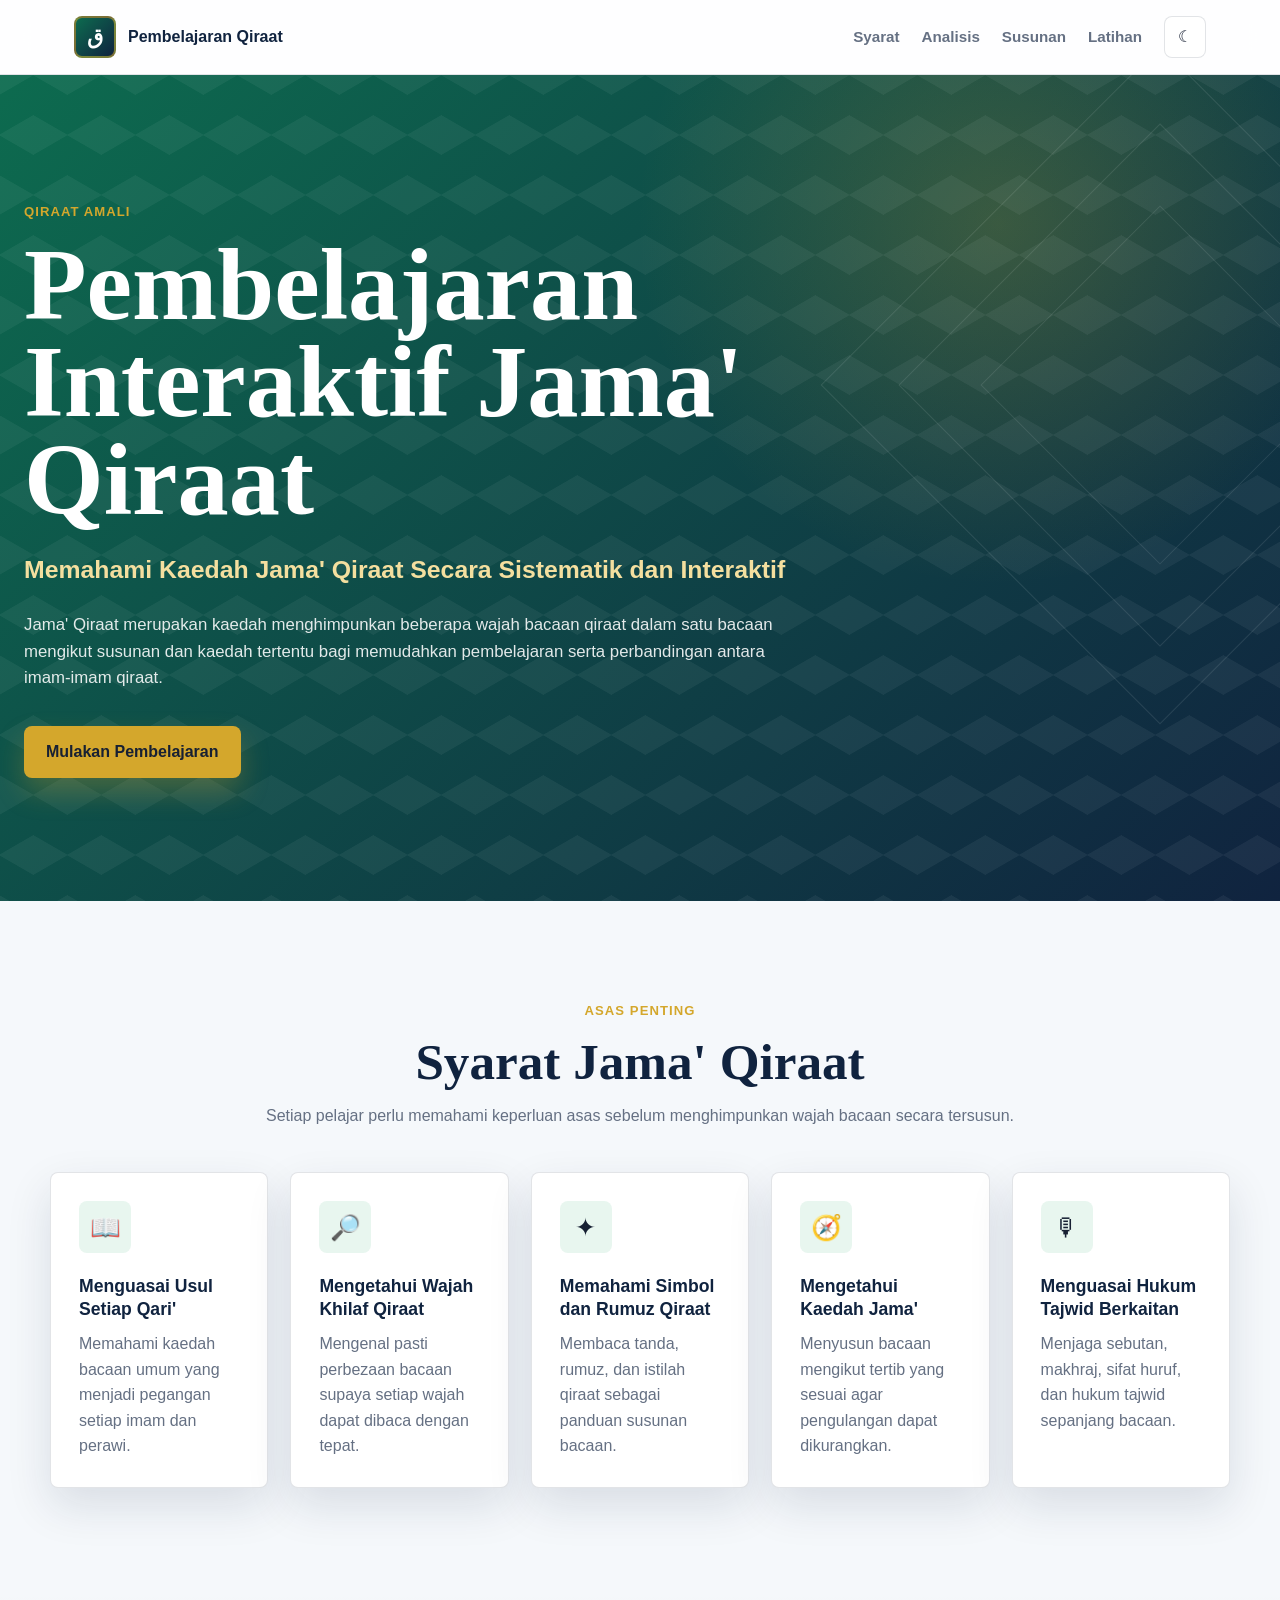
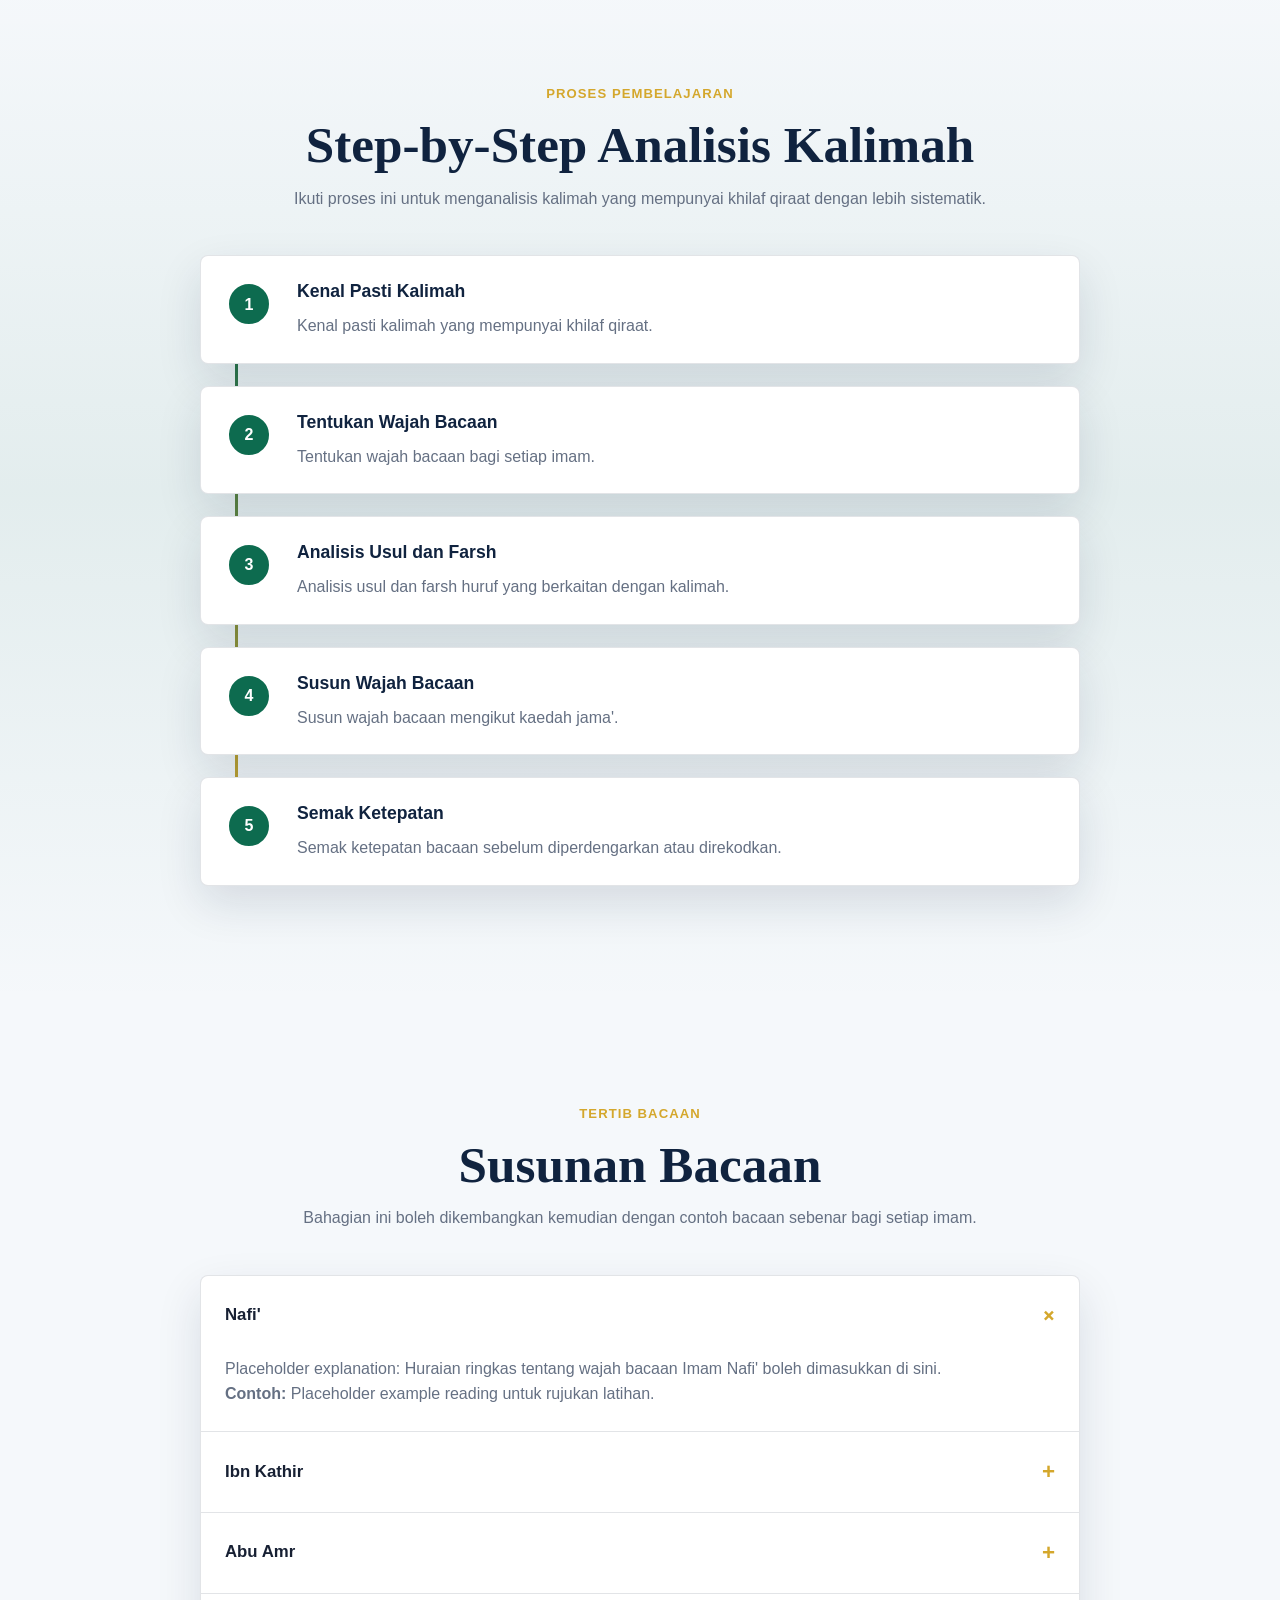
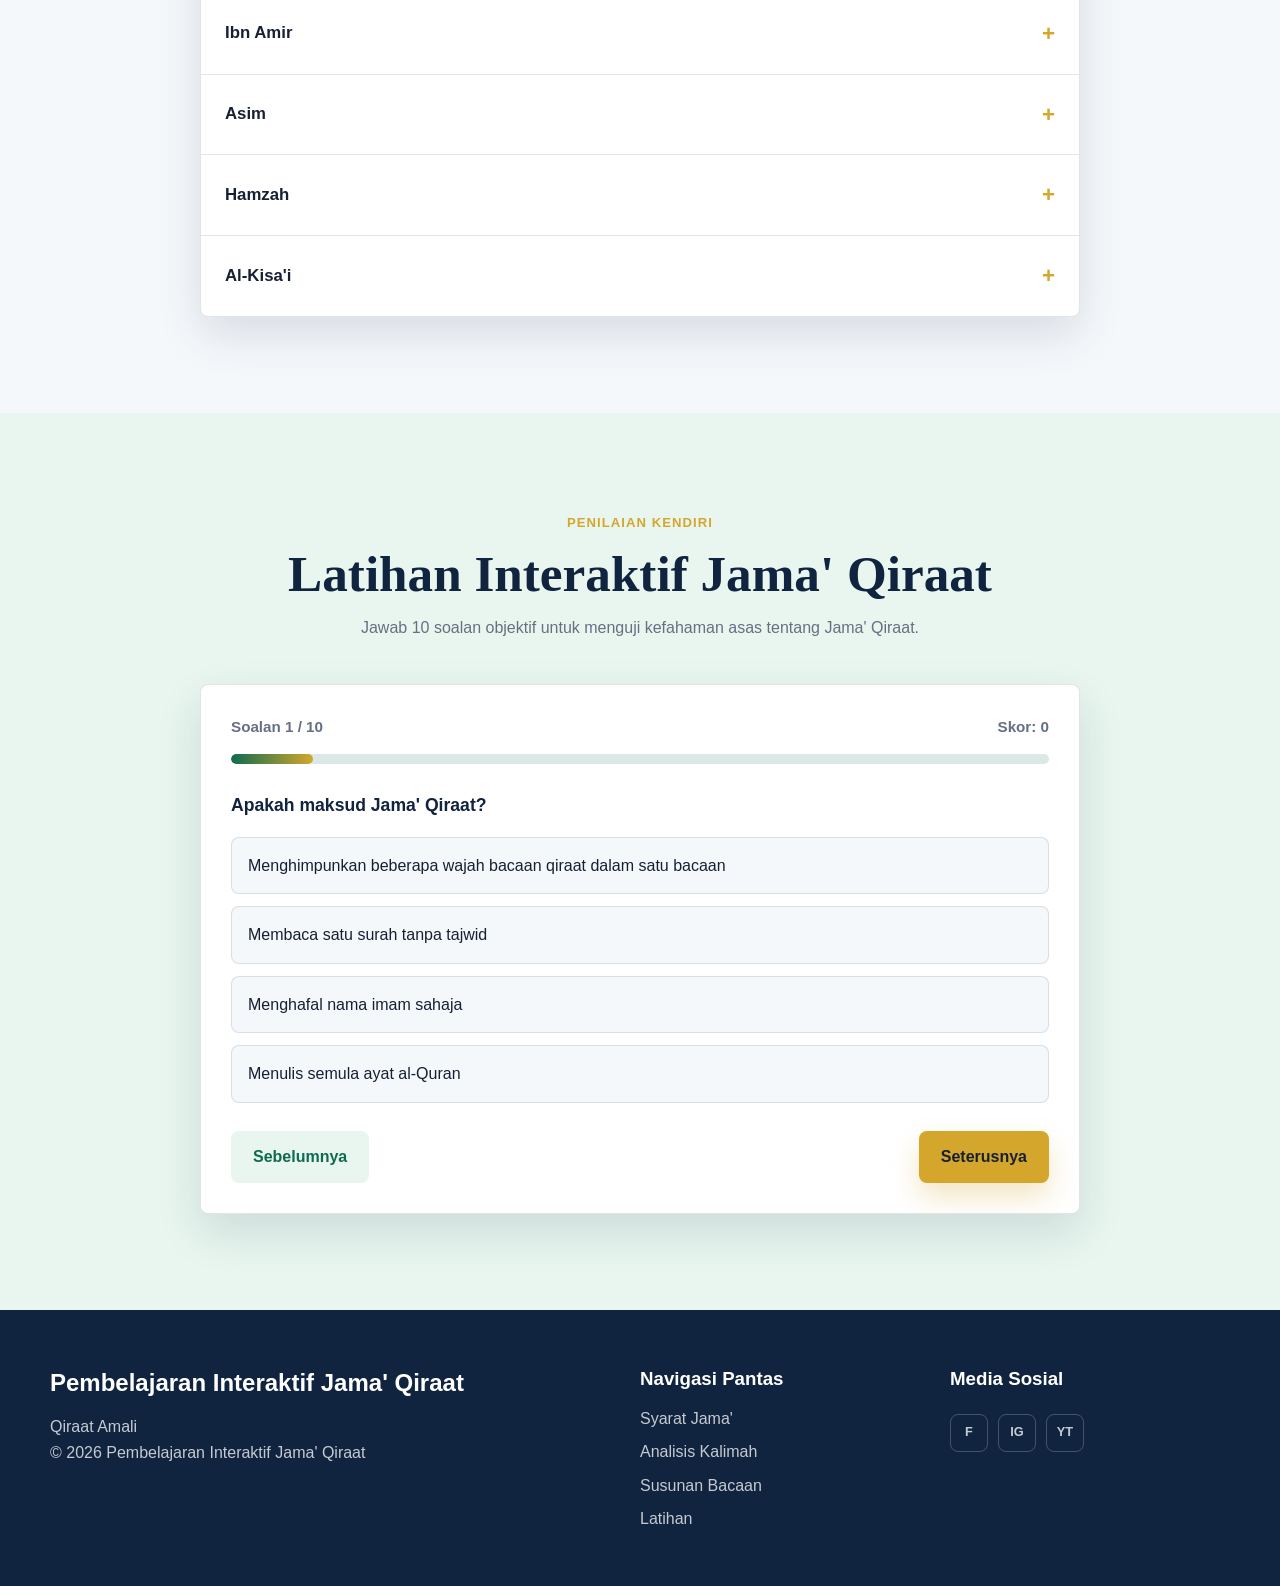
<file: index.html>
<!DOCTYPE html>
<html lang="ms">
<head>
  <meta charset="UTF-8">
  <meta name="viewport" content="width=device-width, initial-scale=1.0">
  <title>Pembelajaran Interaktif Jama' Qiraat</title>
  <link rel="stylesheet" href="style.css">
</head>
<body>
  <header class="site-header" id="top">
    <nav class="navbar" aria-label="Navigasi utama">
      <a href="#hero" class="brand">
        <span class="brand-mark">ق</span>
        <span>Pembelajaran Qiraat</span>
      </a>

      <button class="menu-toggle" type="button" aria-label="Buka menu navigasi" aria-expanded="false">
        <span></span>
        <span></span>
        <span></span>
      </button>

      <div class="nav-menu">
        <a href="#syarat">Syarat</a>
        <a href="#analisis">Analisis</a>
        <a href="#susunan">Susunan</a>
        <a href="#latihan">Latihan</a>
        <button class="theme-toggle" type="button" aria-label="Tukar mod gelap atau cerah">
          <span class="theme-icon">☾</span>
        </button>
      </div>
    </nav>
  </header>

  <main>
    <section class="hero section" id="hero">
      <div class="geo-pattern" aria-hidden="true"></div>
      <div class="hero-content reveal">
        <span class="section-kicker">Qiraat Amali</span>
        <h1>Pembelajaran Interaktif Jama' Qiraat</h1>
        <p class="hero-subtitle">Memahami Kaedah Jama' Qiraat Secara Sistematik dan Interaktif</p>
        <p class="hero-intro">
          Jama' Qiraat merupakan kaedah menghimpunkan beberapa wajah bacaan qiraat dalam satu bacaan
          mengikut susunan dan kaedah tertentu bagi memudahkan pembelajaran serta perbandingan antara
          imam-imam qiraat.
        </p>
        <a class="primary-button" href="#syarat">Mulakan Pembelajaran</a>
      </div>
    </section>

    <section class="section conditions" id="syarat">
      <div class="section-heading reveal">
        <span class="section-kicker">Asas Penting</span>
        <h2>Syarat Jama' Qiraat</h2>
        <p>Setiap pelajar perlu memahami keperluan asas sebelum menghimpunkan wajah bacaan secara tersusun.</p>
      </div>

      <div class="card-grid">
        <article class="condition-card reveal">
          <span class="card-icon">📖</span>
          <h3>Menguasai Usul Setiap Qari'</h3>
          <p>Memahami kaedah bacaan umum yang menjadi pegangan setiap imam dan perawi.</p>
        </article>
        <article class="condition-card reveal">
          <span class="card-icon">🔎</span>
          <h3>Mengetahui Wajah Khilaf Qiraat</h3>
          <p>Mengenal pasti perbezaan bacaan supaya setiap wajah dapat dibaca dengan tepat.</p>
        </article>
        <article class="condition-card reveal">
          <span class="card-icon">✦</span>
          <h3>Memahami Simbol dan Rumuz Qiraat</h3>
          <p>Membaca tanda, rumuz, dan istilah qiraat sebagai panduan susunan bacaan.</p>
        </article>
        <article class="condition-card reveal">
          <span class="card-icon">🧭</span>
          <h3>Mengetahui Kaedah Jama'</h3>
          <p>Menyusun bacaan mengikut tertib yang sesuai agar pengulangan dapat dikurangkan.</p>
        </article>
        <article class="condition-card reveal">
          <span class="card-icon">🎙</span>
          <h3>Menguasai Hukum Tajwid Berkaitan</h3>
          <p>Menjaga sebutan, makhraj, sifat huruf, dan hukum tajwid sepanjang bacaan.</p>
        </article>
      </div>
    </section>

    <section class="section timeline-section" id="analisis">
      <div class="section-heading reveal">
        <span class="section-kicker">Proses Pembelajaran</span>
        <h2>Step-by-Step Analisis Kalimah</h2>
        <p>Ikuti proses ini untuk menganalisis kalimah yang mempunyai khilaf qiraat dengan lebih sistematik.</p>
      </div>

      <div class="timeline">
        <article class="timeline-item reveal">
          <span class="timeline-number">1</span>
          <div>
            <h3>Kenal Pasti Kalimah</h3>
            <p>Kenal pasti kalimah yang mempunyai khilaf qiraat.</p>
          </div>
        </article>
        <article class="timeline-item reveal">
          <span class="timeline-number">2</span>
          <div>
            <h3>Tentukan Wajah Bacaan</h3>
            <p>Tentukan wajah bacaan bagi setiap imam.</p>
          </div>
        </article>
        <article class="timeline-item reveal">
          <span class="timeline-number">3</span>
          <div>
            <h3>Analisis Usul dan Farsh</h3>
            <p>Analisis usul dan farsh huruf yang berkaitan dengan kalimah.</p>
          </div>
        </article>
        <article class="timeline-item reveal">
          <span class="timeline-number">4</span>
          <div>
            <h3>Susun Wajah Bacaan</h3>
            <p>Susun wajah bacaan mengikut kaedah jama'.</p>
          </div>
        </article>
        <article class="timeline-item reveal">
          <span class="timeline-number">5</span>
          <div>
            <h3>Semak Ketepatan</h3>
            <p>Semak ketepatan bacaan sebelum diperdengarkan atau direkodkan.</p>
          </div>
        </article>
      </div>
    </section>

    <section class="section accordion-section" id="susunan">
      <div class="section-heading reveal">
        <span class="section-kicker">Tertib Bacaan</span>
        <h2>Susunan Bacaan</h2>
        <p>Bahagian ini boleh dikembangkan kemudian dengan contoh bacaan sebenar bagi setiap imam.</p>
      </div>

      <div class="accordion reveal" aria-label="Senarai imam qiraat">
        <div class="accordion-item active">
          <button type="button" class="accordion-trigger">Nafi'<span>+</span></button>
          <div class="accordion-panel">
            <p>Placeholder explanation: Huraian ringkas tentang wajah bacaan Imam Nafi' boleh dimasukkan di sini.</p>
            <p><strong>Contoh:</strong> Placeholder example reading untuk rujukan latihan.</p>
          </div>
        </div>
        <div class="accordion-item">
          <button type="button" class="accordion-trigger">Ibn Kathir<span>+</span></button>
          <div class="accordion-panel">
            <p>Placeholder explanation: Huraian ringkas tentang wajah bacaan Imam Ibn Kathir boleh dimasukkan di sini.</p>
            <p><strong>Contoh:</strong> Placeholder example reading untuk rujukan latihan.</p>
          </div>
        </div>
        <div class="accordion-item">
          <button type="button" class="accordion-trigger">Abu Amr<span>+</span></button>
          <div class="accordion-panel">
            <p>Placeholder explanation: Huraian ringkas tentang wajah bacaan Imam Abu Amr boleh dimasukkan di sini.</p>
            <p><strong>Contoh:</strong> Placeholder example reading untuk rujukan latihan.</p>
          </div>
        </div>
        <div class="accordion-item">
          <button type="button" class="accordion-trigger">Ibn Amir<span>+</span></button>
          <div class="accordion-panel">
            <p>Placeholder explanation: Huraian ringkas tentang wajah bacaan Imam Ibn Amir boleh dimasukkan di sini.</p>
            <p><strong>Contoh:</strong> Placeholder example reading untuk rujukan latihan.</p>
          </div>
        </div>
        <div class="accordion-item">
          <button type="button" class="accordion-trigger">Asim<span>+</span></button>
          <div class="accordion-panel">
            <p>Placeholder explanation: Huraian ringkas tentang wajah bacaan Imam Asim boleh dimasukkan di sini.</p>
            <p><strong>Contoh:</strong> Placeholder example reading untuk rujukan latihan.</p>
          </div>
        </div>
        <div class="accordion-item">
          <button type="button" class="accordion-trigger">Hamzah<span>+</span></button>
          <div class="accordion-panel">
            <p>Placeholder explanation: Huraian ringkas tentang wajah bacaan Imam Hamzah boleh dimasukkan di sini.</p>
            <p><strong>Contoh:</strong> Placeholder example reading untuk rujukan latihan.</p>
          </div>
        </div>
        <div class="accordion-item">
          <button type="button" class="accordion-trigger">Al-Kisa'i<span>+</span></button>
          <div class="accordion-panel">
            <p>Placeholder explanation: Huraian ringkas tentang wajah bacaan Imam Al-Kisa'i boleh dimasukkan di sini.</p>
            <p><strong>Contoh:</strong> Placeholder example reading untuk rujukan latihan.</p>
          </div>
        </div>
      </div>
    </section>

    <section class="section quiz-section" id="latihan">
      <div class="section-heading reveal">
        <span class="section-kicker">Penilaian Kendiri</span>
        <h2>Latihan Interaktif Jama' Qiraat</h2>
        <p>Jawab 10 soalan objektif untuk menguji kefahaman asas tentang Jama' Qiraat.</p>
      </div>

      <div class="quiz-card reveal">
        <div class="quiz-topline">
          <span id="questionCounter">Soalan 1 / 10</span>
          <span id="currentScore">Skor: 0</span>
        </div>
        <div class="progress-track" aria-hidden="true">
          <div class="progress-bar" id="progressBar"></div>
        </div>

        <div id="quizContent">
          <h3 id="questionText"></h3>
          <div class="answers" id="answers"></div>
        </div>

        <div class="quiz-actions">
          <button class="secondary-button" type="button" id="prevBtn">Sebelumnya</button>
          <button class="primary-button" type="button" id="nextBtn">Seterusnya</button>
        </div>

        <div class="result-screen" id="resultScreen" hidden>
          <span class="result-badge" id="resultBadge"></span>
          <h3 id="resultTitle"></h3>
          <p id="resultFeedback"></p>
          <button class="primary-button" type="button" id="restartBtn">Ulang Latihan</button>
        </div>
      </div>
    </section>
  </main>

  <footer class="site-footer">
    <div class="footer-grid">
      <div>
        <h2>Pembelajaran Interaktif Jama' Qiraat</h2>
        <p>Qiraat Amali</p>
        <p>© 2026 Pembelajaran Interaktif Jama' Qiraat</p>
      </div>
      <div>
        <h3>Navigasi Pantas</h3>
        <a href="#syarat">Syarat Jama'</a>
        <a href="#analisis">Analisis Kalimah</a>
        <a href="#susunan">Susunan Bacaan</a>
        <a href="#latihan">Latihan</a>
      </div>
      <div>
        <h3>Media Sosial</h3>
        <div class="social-links" aria-label="Ikon media sosial placeholder">
          <a href="#top" aria-label="Facebook">f</a>
          <a href="#top" aria-label="Instagram">ig</a>
          <a href="#top" aria-label="YouTube">yt</a>
        </div>
      </div>
    </div>
  </footer>

  <button class="back-to-top" type="button" aria-label="Kembali ke atas">↑</button>

  <script src="script.js"></script>
</body>
</html>
</file>
<file: style.css>
:root {
  --green: #0d6b4f;
  --green-light: #e8f6ef;
  --blue: #10233f;
  --blue-soft: #1c385f;
  --gold: #d4a72c;
  --white: #ffffff;
  --ink: #172033;
  --muted: #657083;
  --surface: #ffffff;
  --surface-soft: #f5f8fb;
  --border: rgba(16, 35, 63, 0.12);
  --shadow: 0 18px 45px rgba(16, 35, 63, 0.12);
}

* {
  box-sizing: border-box;
  margin: 0;
  padding: 0;
}

html {
  scroll-behavior: smooth;
}

body {
  background: var(--surface-soft);
  color: var(--ink);
  font-family: Inter, "Segoe UI", Arial, sans-serif;
  line-height: 1.6;
  transition: background 0.3s ease, color 0.3s ease;
}

body.dark-mode {
  --green-light: #122a2a;
  --ink: #eef5f4;
  --muted: #b8c4ce;
  --surface: #102033;
  --surface-soft: #081522;
  --border: rgba(255, 255, 255, 0.14);
  --shadow: 0 18px 45px rgba(0, 0, 0, 0.32);
}

a {
  color: inherit;
  text-decoration: none;
}

button {
  font: inherit;
}

.site-header {
  backdrop-filter: blur(18px);
  background: rgba(255, 255, 255, 0.86);
  border-bottom: 1px solid var(--border);
  left: 0;
  position: sticky;
  right: 0;
  top: 0;
  z-index: 50;
}

body.dark-mode .site-header {
  background: rgba(8, 21, 34, 0.86);
}

.navbar {
  align-items: center;
  display: flex;
  justify-content: space-between;
  margin: 0 auto;
  max-width: 1180px;
  min-height: 74px;
  padding: 0 24px;
}

.brand {
  align-items: center;
  color: var(--blue);
  display: flex;
  font-weight: 800;
  gap: 12px;
}

body.dark-mode .brand {
  color: var(--white);
}

.brand-mark {
  align-items: center;
  background: linear-gradient(135deg, var(--green), var(--blue));
  border: 2px solid rgba(212, 167, 44, 0.55);
  border-radius: 8px;
  color: var(--white);
  display: inline-flex;
  font-family: "Amiri", serif;
  font-size: 1.3rem;
  height: 42px;
  justify-content: center;
  width: 42px;
}

.nav-menu {
  align-items: center;
  display: flex;
  gap: 22px;
}

.nav-menu a {
  color: var(--muted);
  font-size: 0.95rem;
  font-weight: 700;
  transition: color 0.2s ease;
}

.nav-menu a:hover {
  color: var(--green);
}

.theme-toggle,
.menu-toggle {
  align-items: center;
  background: var(--surface);
  border: 1px solid var(--border);
  border-radius: 8px;
  color: var(--ink);
  cursor: pointer;
  display: inline-flex;
  justify-content: center;
}

.theme-toggle {
  height: 42px;
  width: 42px;
}

.menu-toggle {
  display: none;
  flex-direction: column;
  gap: 5px;
  height: 42px;
  width: 42px;
}

.menu-toggle span {
  background: var(--ink);
  border-radius: 99px;
  display: block;
  height: 2px;
  width: 18px;
}

.section {
  padding: 96px 24px;
}

.hero {
  align-items: center;
  background:
    linear-gradient(30deg, rgba(255, 255, 255, 0.05) 12%, transparent 12.5%, transparent 87%, rgba(255, 255, 255, 0.05) 87.5%, rgba(255, 255, 255, 0.05)),
    linear-gradient(150deg, rgba(255, 255, 255, 0.05) 12%, transparent 12.5%, transparent 87%, rgba(255, 255, 255, 0.05) 87.5%, rgba(255, 255, 255, 0.05)),
    linear-gradient(30deg, rgba(255, 255, 255, 0.05) 12%, transparent 12.5%, transparent 87%, rgba(255, 255, 255, 0.05) 87.5%, rgba(255, 255, 255, 0.05)),
    linear-gradient(150deg, rgba(255, 255, 255, 0.05) 12%, transparent 12.5%, transparent 87%, rgba(255, 255, 255, 0.05) 87.5%, rgba(255, 255, 255, 0.05)),
    radial-gradient(circle at 78% 18%, rgba(212, 167, 44, 0.22), transparent 30%),
    linear-gradient(135deg, #0d6b4f, #10233f);
  background-position: 0 0, 0 0, 34px 60px, 34px 60px, center, center;
  background-size: 68px 120px, 68px 120px, 68px 120px, 68px 120px, cover, cover;
  color: var(--white);
  display: flex;
  min-height: calc(100vh - 74px);
  overflow: hidden;
  position: relative;
}

.geo-pattern {
  border: 1px solid rgba(255, 255, 255, 0.24);
  height: 480px;
  opacity: 0.42;
  position: absolute;
  right: -120px;
  top: 70px;
  transform: rotate(45deg);
  width: 480px;
}

.geo-pattern::before,
.geo-pattern::after {
  border: inherit;
  content: "";
  inset: 54px;
  position: absolute;
}

.geo-pattern::after {
  inset: 112px;
}

.hero-content {
  max-width: 860px;
  position: relative;
  z-index: 1;
}

.section-kicker {
  color: var(--gold);
  display: inline-block;
  font-size: 0.82rem;
  font-weight: 800;
  letter-spacing: 0.08em;
  margin-bottom: 14px;
  text-transform: uppercase;
}

.hero h1 {
  font-family: "Amiri", serif;
  font-size: clamp(3rem, 8vw, 6.6rem);
  line-height: 0.95;
  max-width: 920px;
}

.hero-subtitle {
  color: #f4df9f;
  font-size: clamp(1.1rem, 2.5vw, 1.55rem);
  font-weight: 700;
  margin-top: 22px;
}

.hero-intro {
  color: rgba(255, 255, 255, 0.88);
  font-size: 1.05rem;
  margin: 22px 0 34px;
  max-width: 770px;
}

.primary-button,
.secondary-button {
  align-items: center;
  border: 0;
  border-radius: 8px;
  cursor: pointer;
  display: inline-flex;
  font-weight: 800;
  justify-content: center;
  min-height: 48px;
  padding: 13px 22px;
  transition: transform 0.2s ease, box-shadow 0.2s ease, background 0.2s ease;
}

.primary-button {
  background: var(--gold);
  color: #172033;
  box-shadow: 0 14px 28px rgba(212, 167, 44, 0.28);
}

.secondary-button {
  background: var(--green-light);
  color: var(--green);
}

.primary-button:hover,
.secondary-button:hover {
  transform: translateY(-2px);
}

.section-heading {
  margin: 0 auto 44px;
  max-width: 760px;
  text-align: center;
}

.section-heading h2 {
  color: var(--blue);
  font-family: "Amiri", serif;
  font-size: clamp(2.2rem, 4vw, 3.6rem);
  line-height: 1.05;
}

body.dark-mode .section-heading h2 {
  color: var(--white);
}

.section-heading p {
  color: var(--muted);
  margin-top: 14px;
}

.card-grid {
  display: grid;
  gap: 22px;
  grid-template-columns: repeat(5, minmax(0, 1fr));
  margin: 0 auto;
  max-width: 1180px;
}

.condition-card,
.quiz-card,
.accordion {
  background: var(--surface);
  border: 1px solid var(--border);
  box-shadow: var(--shadow);
}

.condition-card {
  border-radius: 8px;
  min-height: 260px;
  padding: 28px;
  transition: border-color 0.2s ease, transform 0.2s ease;
}

.condition-card:hover {
  border-color: rgba(212, 167, 44, 0.75);
  transform: translateY(-8px);
}

.card-icon {
  align-items: center;
  background: var(--green-light);
  border-radius: 8px;
  display: inline-flex;
  font-size: 1.55rem;
  height: 52px;
  justify-content: center;
  margin-bottom: 22px;
  width: 52px;
}

.condition-card h3,
.timeline-item h3,
.quiz-card h3 {
  color: var(--blue);
  font-size: 1.1rem;
  line-height: 1.3;
  margin-bottom: 10px;
}

body.dark-mode .condition-card h3,
body.dark-mode .timeline-item h3,
body.dark-mode .quiz-card h3 {
  color: var(--white);
}

.condition-card p,
.timeline-item p,
.accordion-panel p,
.result-screen p {
  color: var(--muted);
}

.timeline-section {
  background: linear-gradient(180deg, transparent, rgba(13, 107, 79, 0.08), transparent);
}

.timeline {
  margin: 0 auto;
  max-width: 880px;
  position: relative;
}

.timeline::before {
  background: linear-gradient(var(--green), var(--gold));
  content: "";
  height: calc(100% - 60px);
  left: 35px;
  position: absolute;
  top: 28px;
  width: 3px;
}

.timeline-item {
  align-items: flex-start;
  background: var(--surface);
  border: 1px solid var(--border);
  border-radius: 8px;
  box-shadow: var(--shadow);
  display: flex;
  gap: 24px;
  margin-bottom: 22px;
  padding: 24px;
  position: relative;
}

.timeline-number {
  align-items: center;
  background: var(--green);
  border: 4px solid var(--surface);
  border-radius: 50%;
  color: var(--white);
  display: inline-flex;
  flex: 0 0 auto;
  font-weight: 900;
  height: 48px;
  justify-content: center;
  width: 48px;
  z-index: 2;
}

.accordion,
.quiz-card {
  border-radius: 8px;
  margin: 0 auto;
  max-width: 880px;
  overflow: hidden;
}

.accordion-item + .accordion-item {
  border-top: 1px solid var(--border);
}

.accordion-trigger {
  align-items: center;
  background: transparent;
  border: 0;
  color: var(--ink);
  cursor: pointer;
  display: flex;
  font-size: 1.05rem;
  font-weight: 800;
  justify-content: space-between;
  padding: 22px 24px;
  text-align: left;
  width: 100%;
}

.accordion-trigger span {
  color: var(--gold);
  font-size: 1.4rem;
  transition: transform 0.2s ease;
}

.accordion-panel {
  max-height: 0;
  overflow: hidden;
  padding: 0 24px;
  transition: max-height 0.28s ease, padding 0.28s ease;
}

.accordion-item.active .accordion-panel {
  max-height: 180px;
  padding: 0 24px 24px;
}

.accordion-item.active .accordion-trigger span {
  transform: rotate(45deg);
}

.quiz-section {
  background: var(--green-light);
}

.quiz-card {
  padding: 30px;
}

.quiz-topline {
  color: var(--muted);
  display: flex;
  font-size: 0.95rem;
  font-weight: 800;
  justify-content: space-between;
  margin-bottom: 14px;
}

.progress-track {
  background: rgba(13, 107, 79, 0.15);
  border-radius: 999px;
  height: 10px;
  margin-bottom: 30px;
  overflow: hidden;
}

.progress-bar {
  background: linear-gradient(90deg, var(--green), var(--gold));
  border-radius: inherit;
  height: 100%;
  transition: width 0.25s ease;
  width: 10%;
}

.answers {
  display: grid;
  gap: 12px;
  margin-top: 20px;
}

.answer-option {
  background: var(--surface-soft);
  border: 1px solid var(--border);
  border-radius: 8px;
  color: var(--ink);
  cursor: pointer;
  padding: 15px 16px;
  text-align: left;
  transition: border-color 0.2s ease, transform 0.2s ease;
}

.answer-option:hover {
  border-color: var(--gold);
  transform: translateX(4px);
}

.answer-option.selected {
  background: rgba(13, 107, 79, 0.12);
  border-color: var(--green);
}

.quiz-actions {
  display: flex;
  gap: 12px;
  justify-content: space-between;
  margin-top: 28px;
}

.result-screen {
  background: var(--surface-soft);
  border: 1px solid var(--border);
  border-radius: 8px;
  margin-top: 24px;
  padding: 28px;
  text-align: center;
}

.result-badge {
  display: block;
  font-size: 2.4rem;
  margin-bottom: 8px;
}

.site-footer {
  background: var(--blue);
  color: var(--white);
  padding: 54px 24px;
}

.footer-grid {
  display: grid;
  gap: 30px;
  grid-template-columns: 2fr 1fr 1fr;
  margin: 0 auto;
  max-width: 1180px;
}

.site-footer h2,
.site-footer h3 {
  margin-bottom: 12px;
}

.site-footer p,
.site-footer a {
  color: rgba(255, 255, 255, 0.76);
}

.site-footer a {
  display: block;
  margin-top: 8px;
}

.social-links {
  display: flex;
  gap: 10px;
}

.social-links a {
  align-items: center;
  border: 1px solid rgba(255, 255, 255, 0.22);
  border-radius: 8px;
  display: inline-flex;
  font-size: 0.8rem;
  font-weight: 800;
  height: 38px;
  justify-content: center;
  text-transform: uppercase;
  width: 38px;
}

.back-to-top {
  align-items: center;
  background: var(--gold);
  border: 0;
  border-radius: 8px;
  bottom: 22px;
  box-shadow: var(--shadow);
  color: #172033;
  cursor: pointer;
  display: flex;
  font-size: 1.3rem;
  font-weight: 900;
  height: 46px;
  justify-content: center;
  opacity: 0;
  pointer-events: none;
  position: fixed;
  right: 22px;
  transform: translateY(12px);
  transition: opacity 0.2s ease, transform 0.2s ease;
  width: 46px;
  z-index: 40;
}

.back-to-top.show {
  opacity: 1;
  pointer-events: auto;
  transform: translateY(0);
}

.reveal {
  opacity: 0;
  transform: translateY(26px);
  transition: opacity 0.7s ease, transform 0.7s ease;
}

.reveal.visible {
  opacity: 1;
  transform: translateY(0);
}

@media (max-width: 1050px) {
  .card-grid {
    grid-template-columns: repeat(2, minmax(0, 1fr));
  }
}

@media (max-width: 760px) {
  .navbar {
    padding: 0 18px;
  }

  .menu-toggle {
    display: inline-flex;
  }

  .nav-menu {
    background: var(--surface);
    border-bottom: 1px solid var(--border);
    box-shadow: var(--shadow);
    display: grid;
    gap: 0;
    left: 0;
    opacity: 0;
    padding: 12px 20px 20px;
    pointer-events: none;
    position: absolute;
    right: 0;
    top: 74px;
    transform: translateY(-12px);
    transition: opacity 0.2s ease, transform 0.2s ease;
  }

  .nav-menu.open {
    opacity: 1;
    pointer-events: auto;
    transform: translateY(0);
  }

  .nav-menu a {
    padding: 13px 0;
  }

  .theme-toggle {
    margin-top: 8px;
  }

  .section {
    padding: 74px 18px;
  }

  .hero {
    min-height: 760px;
  }

  .card-grid,
  .footer-grid {
    grid-template-columns: 1fr;
  }

  .condition-card {
    min-height: auto;
  }

  .timeline::before {
    left: 25px;
  }

  .timeline-item {
    gap: 16px;
    padding: 18px;
  }

  .timeline-number {
    height: 38px;
    width: 38px;
  }

  .quiz-topline,
  .quiz-actions {
    flex-direction: column;
  }

  .quiz-actions button {
    width: 100%;
  }
}

@media (max-width: 430px) {
  .brand span:last-child {
    font-size: 0.92rem;
  }

  .hero h1 {
    font-size: 2.75rem;
  }

  .quiz-card {
    padding: 22px;
  }
}
</file>
